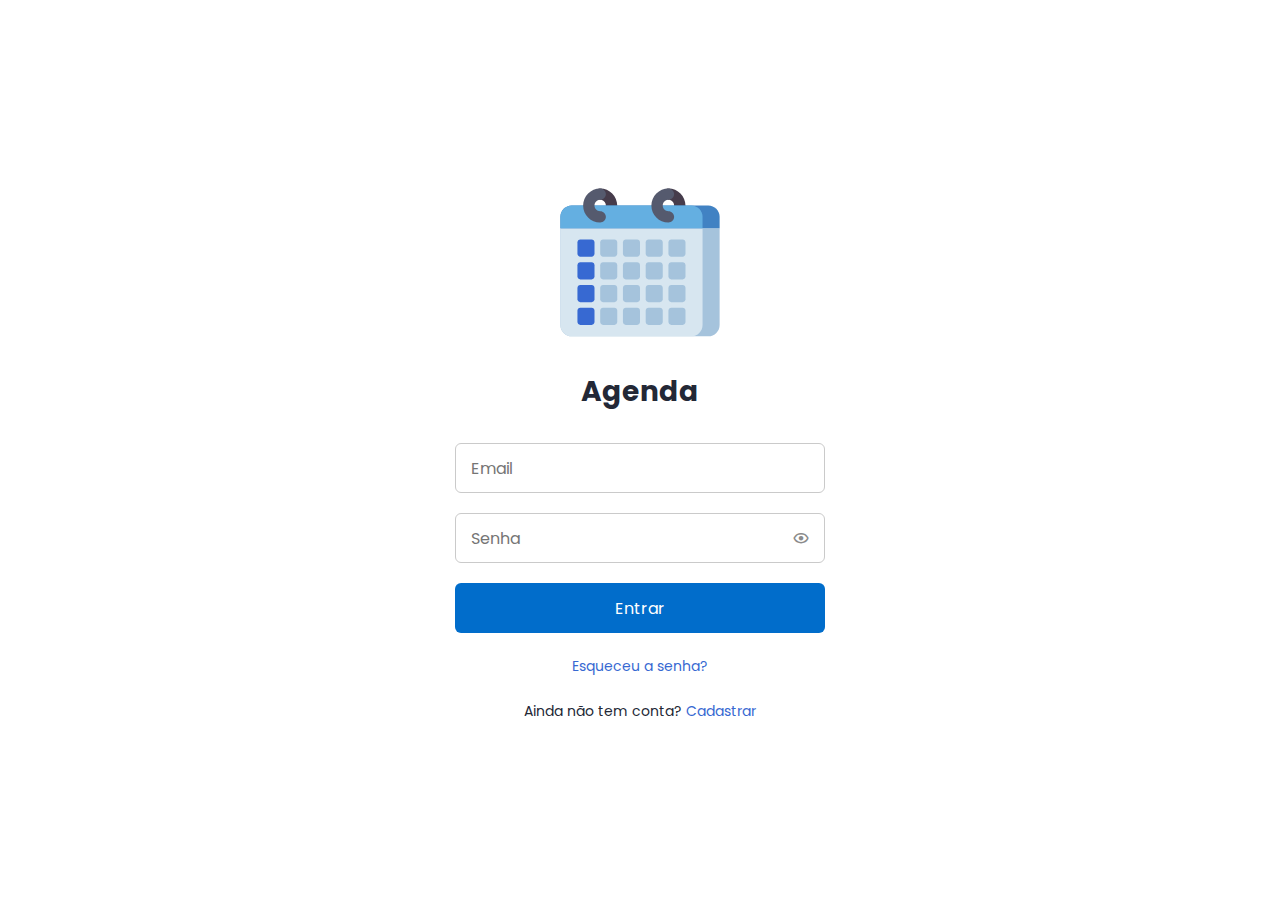
<file: templates/index.html>
<!DOCTYPE html>
<html lang="pt-br">
<head>
    <meta charset="UTF-8">
    <meta http-equiv="X-UA-Compatible" content="IE=edge">
    <meta name="viewport" content="width=device-width, initial-scale=1.0">
    <title> Agenda </title>
    <link rel="stylesheet" href="/static/css/indexStyle.css">
    <link href='https://unpkg.com/boxicons@2.1.4/css/boxicons.min.css' rel='stylesheet'>
</head>
<body>
    <section class="container forms">
        <div class="form login">
            <div class="form-content">
                <header> 
                    <img src="/static/img/calendar.svg" alt="Calendar app icon"/>
                    <h4> Agenda</h4>
                </header>
                <form method="POST">
                    <div class="field input-field">
                        <input type="email" placeholder="Email" class="input" name="email">
                    </div>
                    <div class="field input-field">
                        <input type="password" placeholder="Senha" class="password" name="password">
                        <i class='bx bx-show eye-icon'></i>
                    </div>
                    <div class="field button-field">
                        <button name="submit"> Entrar </button>
                    </div>
                    <div class="form-link">
                        <a href="#" class="link forgot-password"> Esqueceu a senha? </a>
                    </div>
                </form>
                <div class="form-link">
                    <span> Ainda não tem conta? <a href="register.html" class="link signup-link"> Cadastrar </a></span>
                </div>
            </div>
        </div>
    </section>
    <script src="/static/js/indexScript.js"></script>
</body>
</html>
</file>
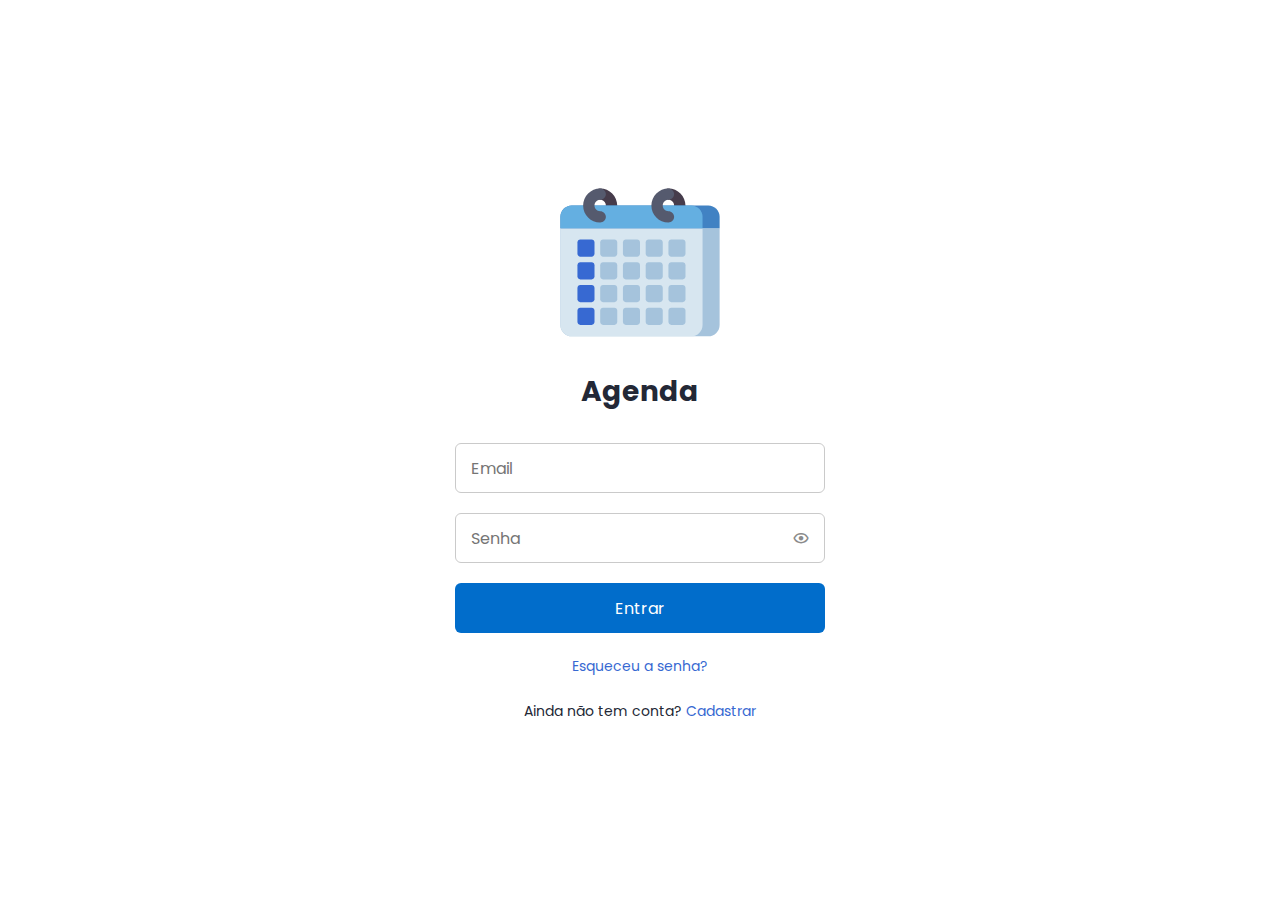
<file: templates/login.html>
<!DOCTYPE html>
<html lang="pt-br">
<head>
    <meta charset="UTF-8">
    <meta http-equiv="X-UA-Compatible" content="IE=edge">
    <meta name="viewport" content="width=device-width, initial-scale=1.0">
    <title> Agenda </title>
    <link rel="stylesheet" href="/static/css/login.css">
    <link href='https://unpkg.com/boxicons@2.1.4/css/boxicons.min.css' rel='stylesheet'>
</head>
<body>
    <section class="container forms">
        <div class="form login">
            <div class="form-content">
                <header> 
                    <img src="/static/img/calendar.svg" alt="Calendar app icon"/>
                    <h4> Agenda</h4>
                </header>
                <form method="POST">
                    <div class="field input-field">
                        <input type="email" placeholder="Email" class="input" name="email">
                    </div>
                    <div class="field input-field">
                        <input type="password" placeholder="Senha" class="password" name="password">
                        <i class='bx bx-show eye-icon'></i>
                    </div>
                    <div class="field button-field">
                        <button name="submit"> Entrar </button>
                    </div>
                    <div class="form-link">
                        <a href="#" class="link forgot-password"> Esqueceu a senha? </a>
                    </div>
                </form>
                <div class="form-link">
                    <span> Ainda não tem conta? <a href="{{ url_for('register') }}" class="link signup-link"> Cadastrar </a></span>
                </div>
            </div>
        </div>
    </section>
    <script src="/static/js/login.js"></script>
</body>
</html>
</file>
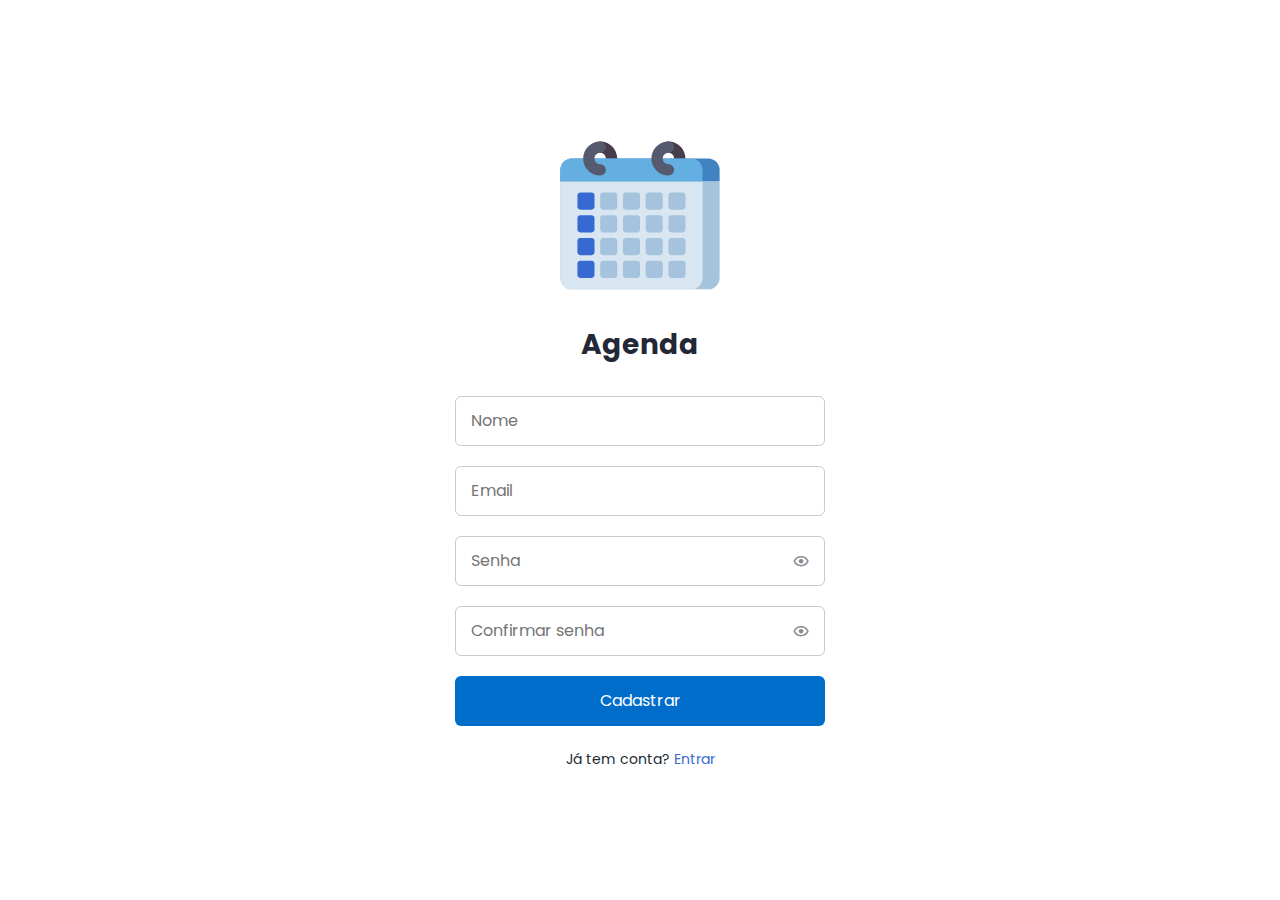
<file: templates/register.html>
<!DOCTYPE html>
<html lang="pt-br">
<head>
    <meta charset="UTF-8">
    <meta http-equiv="X-UA-Compatible" content="IE=edge">
    <meta name="viewport" content="width=device-width, initial-scale=1.0">
    <title> Agenda </title>
    <link rel="stylesheet" href="../static/css/register.css">
    <link href='https://unpkg.com/boxicons@2.1.4/css/boxicons.min.css' rel='stylesheet'>
</head>
<body>
    <section class="container forms">
        <div class="form register">
            <div class="form-content">
                <header> 
                    <img src="../static/img/calendar.svg" alt="Calendar app icon"/>
                    <h4> Agenda </h4>
                </header>
                <form method="POST">
                    <div class="field input-field">
                        <input type="text" placeholder="Nome" class="input" name="name">
                    </div>
                    <div class="field input-field">
                        <input type="email" placeholder="Email" class="input" name="email">
                    </div>
                    <div class="field input-field">
                        <input type="password" placeholder="Senha" class="password" name="password">
                        <i class='bx bx-show password-eye-icon'></i>
                    </div>
                    <div class="field input-field">
                        <input type="password" placeholder="Confirmar senha" class="confirm-password" name="confirm-password">
                        <i class='bx bx-show confirm-password-eye-icon'></i>
                    </div>
                    <div class="field button-field">
                        <button> Cadastrar </button>
                    </div>
                </form>
                <div class="form-link">
                    <span> Já tem conta? <a href="{{ url_for('login') }}" class="link login-link"> Entrar </a></span>
                </div>
            </div>
        </div>
    </section>
    <script src="../static/js/register.js"></script>
</body>
</html>
</file>
<file: static/css/indexStyle.css>
/* Poppins font */
@import url('https://fonts.googleapis.com/css2?family=Poppins:wght@300;400;500;600&display=swap');

* {
    margin: 0;
    padding: 0;
    box-sizing: border-box;
    font-family: 'Poppins', sans-serif;
}

.container {
    height: 100vh;
    width: 100%;
    display: flex;
    align-items: center;
    justify-content: center;
    background-color: #FFFF;
}

.form {
    position: absolute;
    max-width: 430px;
    width: 100%;
    padding: 30px;
    border-radius: 6px;
    background-color: #FFFF;
}

header {
    font-size: 28px;
    font-weight: 600;
    color: #232836;
    text-align: center;
}

form {
    margin-top: 30px;
}

form .field {
    position: relative;
    height: 50px;
    width: 100%;
    margin-top: 20px;
    border-radius: 6px;
}

.eye-icon {
    position: absolute;
    top: 50%;
    right: 10px;
    transform: translateY(-50%);
    font-size: 18px;
    color: #8B8B8B;
    cursor: pointer;
    padding: 5px;
}

.field button {
    color: #FFFF;
    background-color: #3769D2;
    transition: all 0.3s ease;
    cursor: pointer;
}

.field button {
    background-color: #016DCB;
}

.field input,
.field button {
    font-size: 16px;
    font-weight: 400;
    height: 100%;
    width: 100%;
    border: none;
    border-radius: 6px;
}

.field input {
    outline: none;
    padding: 0 15px;
    border: 1px solid #CACACA;
}

.field input:focus {
    border-bottom-width: 2px;
}

.form-link {
    text-align: center;
    margin-top: 20px;
}

.form-link span,
.form-link a {
    font-size: 14px;
    font-weight: 400;
    color: #232836;
}

.form a {
    color: #3769D2;
    text-decoration: none;
}

.form-content a:hover {
    text-decoration: underline;
}
</file>
<file: static/css/login.css>
/* Poppins font */
@import url('https://fonts.googleapis.com/css2?family=Poppins:wght@300;400;500;600&display=swap');

* {
    margin: 0;
    padding: 0;
    box-sizing: border-box;
    font-family: 'Poppins', sans-serif;
}

.container {
    height: 100vh;
    width: 100%;
    display: flex;
    align-items: center;
    justify-content: center;
    background-color: #FFFF;
}

.form {
    position: absolute;
    max-width: 430px;
    width: 100%;
    padding: 30px;
    border-radius: 6px;
    background-color: #FFFF;
}

header {
    font-size: 28px;
    font-weight: 600;
    color: #232836;
    text-align: center;
}

form {
    margin-top: 30px;
}

form .field {
    position: relative;
    height: 50px;
    width: 100%;
    margin-top: 20px;
    border-radius: 6px;
}

.eye-icon {
    position: absolute;
    top: 50%;
    right: 10px;
    transform: translateY(-50%);
    font-size: 18px;
    color: #8B8B8B;
    cursor: pointer;
    padding: 5px;
}

.field button {
    color: #FFFF;
    background-color: #3769D2;
    transition: all 0.3s ease;
    cursor: pointer;
}

.field button {
    background-color: #016DCB;
}

.field input,
.field button {
    font-size: 16px;
    font-weight: 400;
    height: 100%;
    width: 100%;
    border: none;
    border-radius: 6px;
}

.field input {
    outline: none;
    padding: 0 15px;
    border: 1px solid #CACACA;
}

.field input:focus {
    border-bottom-width: 2px;
}

.form-link {
    text-align: center;
    margin-top: 20px;
}

.form-link span,
.form-link a {
    font-size: 14px;
    font-weight: 400;
    color: #232836;
}

.form a {
    color: #3769D2;
    text-decoration: none;
}

.form-content a:hover {
    text-decoration: underline;
}
</file>
<file: static/css/register.css>
/* Poppins font */
@import url('https://fonts.googleapis.com/css2?family=Poppins:wght@300;400;500;600&display=swap');

* {
    margin: 0;
    padding: 0;
    box-sizing: border-box;
    font-family: 'Poppins', sans-serif;
}

.container {
    height: 100vh;
    width: 100%;
    display: flex;
    align-items: center;
    justify-content: center;
    background-color: #FFFF;
}

.form {
    position: absolute;
    max-width: 430px;
    width: 100%;
    padding: 30px;
    border-radius: 6px;
    background-color: #FFFF;
}

header {
    font-size: 28px;
    font-weight: 600;
    color: #232836;
    text-align: center;
}

form {
    margin-top: 30px;
}

form .field {
    position: relative;
    height: 50px;
    width: 100%;
    margin-top: 20px;
    border-radius: 6px;
}

.password-eye-icon {
    position: absolute;
    top: 50%;
    right: 10px;
    transform: translateY(-50%);
    font-size: 18px;
    color: #8B8B8B;
    cursor: pointer;
    padding: 5px;
}

.confirm-password-eye-icon {
    position: absolute;
    top: 50%;
    right: 10px;
    transform: translateY(-50%);
    font-size: 18px;
    color: #8B8B8B;
    cursor: pointer;
    padding: 5px;
}

.field button {
    color: #FFFF;
    background-color: #3769D2;
    transition: all 0.3s ease;
    cursor: pointer;
}

.field button {
    background-color: #016DCB;
}

.field input,
.field button {
    font-size: 16px;
    font-weight: 400;
    height: 100%;
    width: 100%;
    border: none;
    border-radius: 6px;
}

.field input {
    outline: none;
    padding: 0 15px;
    border: 1px solid #CACACA;
}

.field input:focus {
    border-bottom-width: 2px;
}

.form-link {
    text-align: center;
    margin-top: 20px;
}

.form-link span,
.form-link a {
    font-size: 14px;
    font-weight: 400;
    color: #232836;
}

.form a {
    color: #3769D2;
    text-decoration: none;
}

.form-content a:hover {
    text-decoration: underline;
}
</file>
